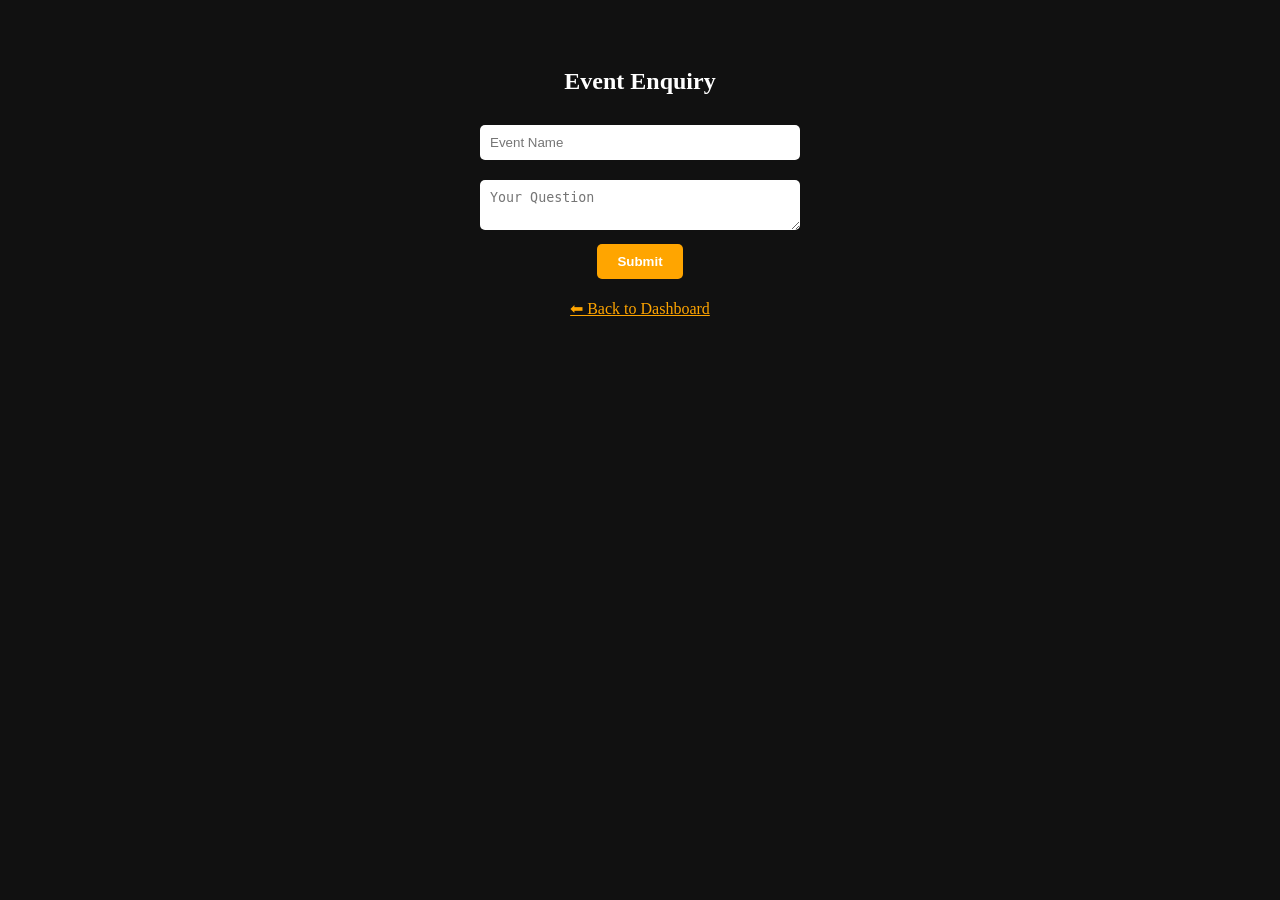
<file: event_enquiry.html>
<!DOCTYPE html>
<html lang="en">
<head><meta charset="utf-8">
<meta name="viewport" content="width=device-width, initial-scale=1.0">

<title>Event Enquiry</title>

<style>

body{
font-family:Poppins;
background:#111;
color:white;
padding:40px;
text-align:center;
}

input,textarea{
width:300px;
padding:10px;
margin:10px;
border:none;
border-radius:5px;
}

button{
padding:10px 20px;
background:orange;
border:none;
border-radius:5px;
color:white;
font-weight:bold;
}

a{
color:orange;
display:block;
margin-top:20px;
}

</style>

</head>

<body>

<h2>Event Enquiry</h2>

<form>

<input type="text" placeholder="Event Name"><br>

<textarea placeholder="Your Question"></textarea><br>

<button type="submit">Submit</button>

</form>

<a href="student_dashboard.php">⬅ Back to Dashboard</a>

</body>
</html>
</file>
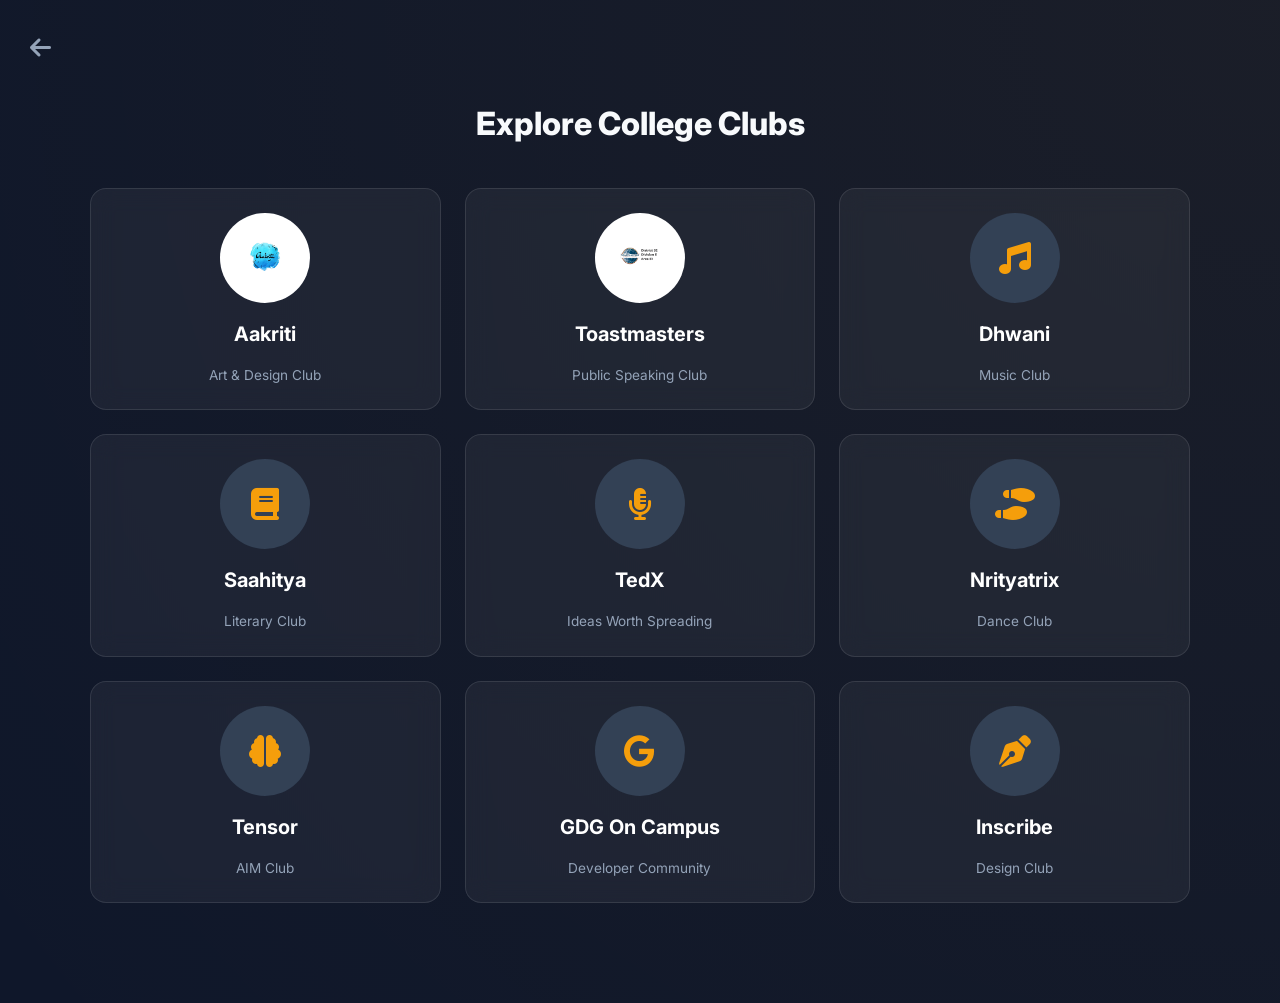
<file: std_dash_club.html>
<!DOCTYPE html>
<html lang="en">
<head>
  <meta charset="UTF-8">
  <meta name="viewport" content="width=device-width, initial-scale=1.0">
  <title>Explore Clubs | CDG</title>

  <link rel="stylesheet" href="https://cdnjs.cloudflare.com/ajax/libs/font-awesome/6.5.0/css/all.min.css">
  <link href="https://fonts.googleapis.com/css2?family=Inter:wght@400;500;600;700;800&display=swap" rel="stylesheet">
  <link rel="stylesheet" href="assets/globals.css">

  <style>
    body {
      padding: 40px;
      background: radial-gradient(circle at top right, rgba(245, 158, 11, 0.05), transparent), var(--bg-dark);
    }

    .container {
      max-width: 1100px;
      margin: 60px auto;
    }

    .back-btn {
      position: fixed;
      top: 30px;
      left: 30px;
      color: var(--text-muted);
      font-size: 1.5rem;
      transition: 0.3s;
      z-index: 100;
    }

    .back-btn:hover {
      color: var(--primary);
      transform: translateX(-5px);
    }

    .club-grid {
      display: grid;
      grid-template-columns: repeat(auto-fit, minmax(280px, 1fr));
      gap: 1.5rem;
    }

    .club-card {
      text-align: center;
      transition: all 0.3s ease;
      display: flex;
      flex-direction: column;
      align-items: center;
      justify-content: center;
      gap: 1rem;
      min-height: 220px;
      text-decoration: none;
    }

    .club-card:hover {
      transform: translateY(-8px);
      border-color: var(--primary);
      background: rgba(255, 255, 255, 0.08);
    }

    .club-logo {
      width: 90px;
      height: 90px;
      border-radius: 50%;
      background: #fff;
      padding: 10px;
      object-fit: contain;
    }

    .club-card h3 {
      font-weight: 700;
      font-size: 1.25rem;
      color: white;
    }

    .club-card p {
      font-size: 0.85rem;
      color: var(--text-muted);
    }
  </style>
</head>

<body>

<a href="student_dashboard.php" class="back-btn">
  <i class="fas fa-arrow-left"></i>
</a>

<div class="container">

  <h1 style="margin-bottom: 2.5rem; font-weight: 800; text-align: center;">
    Explore College Clubs
  </h1>

  <div class="club-grid">

    <!-- AAKRITI -->
    <a href="https://www.instagram.com/_aakriti_official_mvjce/" target="_blank" class="glass-card club-card">
      <img src="assets/aakriti logo sampl1.png" class="club-logo">
      <h3>Aakriti</h3>
      <p>Art & Design Club</p>
    </a>

    <!-- TOASTMASTERS -->
    <a href="https://www.instagram.com/toastmastersmvjce/" target="_blank" class="glass-card club-card">
      <img src="assets/tmc logo sample2.png" class="club-logo">
      <h3>Toastmasters</h3>
      <p>Public Speaking Club</p>
    </a>

    <!-- DHWANI -->
    <a href="https://www.instagram.com/dhwani_mvjce/" target="_blank" class="glass-card club-card">
      <div style="width:90px;height:90px;border-radius:50%;background:var(--surface-light);display:flex;align-items:center;justify-content:center;font-size:2rem;color:var(--primary);">
        <i class="fas fa-music"></i>
      </div>
      <h3>Dhwani</h3>
      <p>Music Club</p>
    </a>

    <!-- SAAHITYA -->
    <a href="https://www.instagram.com/saahitya_/" target="_blank" class="glass-card club-card">
      <div style="width:90px;height:90px;border-radius:50%;background:var(--surface-light);display:flex;align-items:center;justify-content:center;font-size:2rem;color:var(--primary);">
        <i class="fas fa-book"></i>
      </div>
      <h3>Saahitya</h3>
      <p>Literary Club</p>
    </a>

    <!-- TEDX -->
    <a href="https://www.instagram.com/tedxmvjce/" target="_blank" class="glass-card club-card">
      <div style="width:90px;height:90px;border-radius:50%;background:var(--surface-light);display:flex;align-items:center;justify-content:center;font-size:2rem;color:var(--primary);">
        <i class="fas fa-microphone-alt"></i>
      </div>
      <h3>TedX</h3>
      <p>Ideas Worth Spreading</p>
    </a>

    <!-- NRITYATRIX -->
    <a href="https://www.instagram.com/_nrityatrixcrew_/" target="_blank" class="glass-card club-card">
      <div style="width:90px;height:90px;border-radius:50%;background:var(--surface-light);display:flex;align-items:center;justify-content:center;font-size:2rem;color:var(--primary);">
        <i class="fas fa-shoe-prints"></i>
      </div>
      <h3>Nrityatrix</h3>
      <p>Dance Club</p>
    </a>

    <!-- TENSOR AIM CLUB (NEW) -->
    <a href="https://www.instagram.com/tensor.mvjce/" target="_blank" class="glass-card club-card">
      <div style="width:90px;height:90px;border-radius:50%;background:var(--surface-light);display:flex;align-items:center;justify-content:center;font-size:2rem;color:var(--primary);">
        <i class="fas fa-brain"></i>
      </div>
      <h3>Tensor</h3>
      <p>AIM Club</p>
    </a>

    <!-- GDG ON CAMPUS (NEW) -->
    <a href="https://www.instagram.com/gdgoncampusmvjce/" target="_blank" class="glass-card club-card">
      <div style="width:90px;height:90px;border-radius:50%;background:var(--surface-light);display:flex;align-items:center;justify-content:center;font-size:2rem;color:var(--primary);">
        <i class="fab fa-google"></i>
      </div>
      <h3>GDG On Campus</h3>
      <p>Developer Community</p>
    </a>

    <!-- INSCRIBE DESIGN CLUB (NEW) -->
    <a href="https://www.instagram.com/inscribe.mvjce/" target="_blank" class="glass-card club-card">
      <div style="width:90px;height:90px;border-radius:50%;background:var(--surface-light);display:flex;align-items:center;justify-content:center;font-size:2rem;color:var(--primary);">
        <i class="fas fa-pen-nib"></i>
      </div>
      <h3>Inscribe</h3>
      <p>Design Club</p>
    </a>

  </div>
</div>

</body>
</html>
</file>
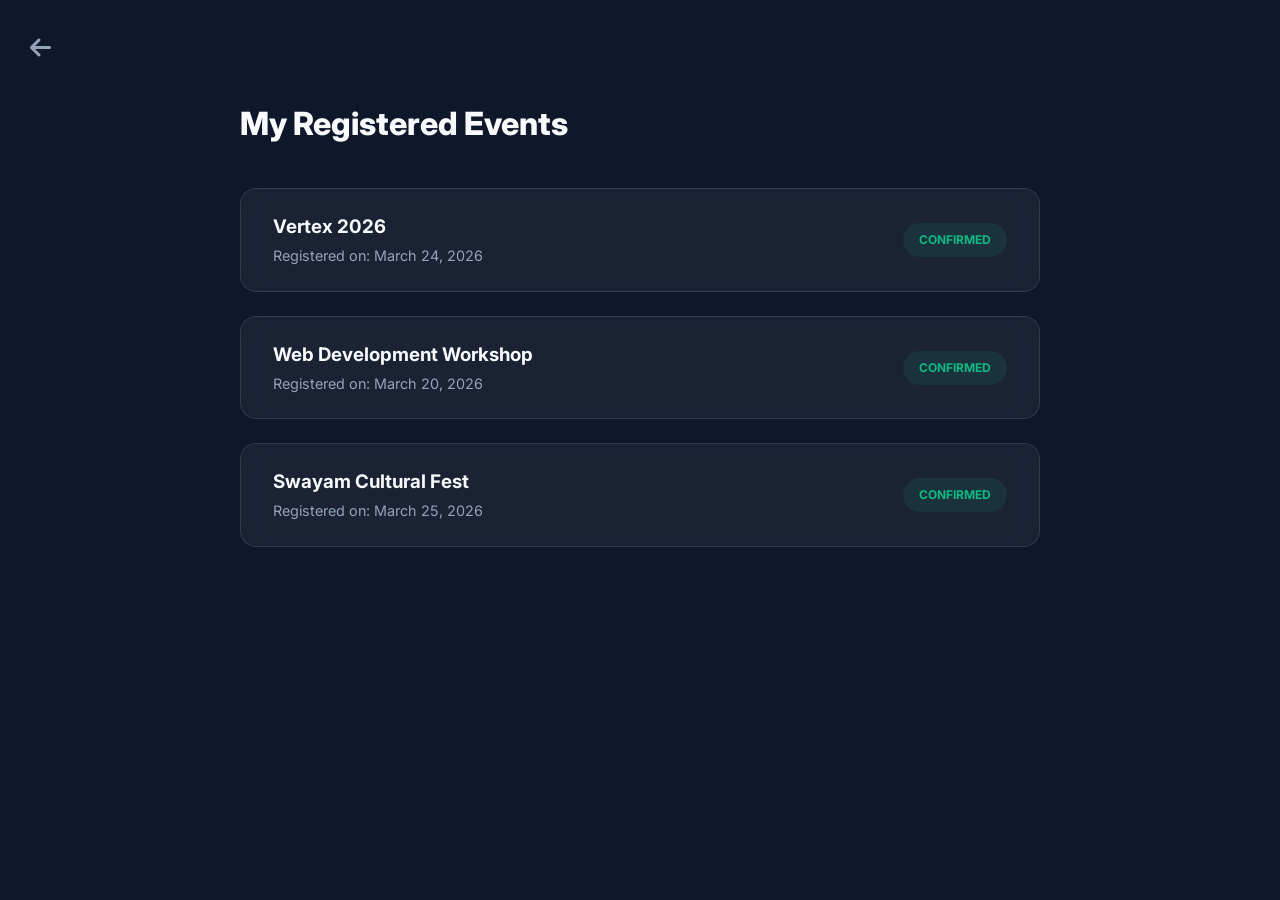
<file: std_dash_my_reg.html>
<!DOCTYPE html>
<html lang="en">
<head>
  <meta charset="UTF-8">
  <meta name="viewport" content="width=device-width, initial-scale=1.0">
  <title>My Registrations | CDG</title>
  <link rel="stylesheet" href="https://cdnjs.cloudflare.com/ajax/libs/font-awesome/6.5.0/css/all.min.css">
  <link href="https://fonts.googleapis.com/css2?family=Inter:wght@400;500;600;700;800&display=swap" rel="stylesheet">
  <link rel="stylesheet" href="assets/globals.css">
  <style>
    body { padding: 40px; background: var(--bg-dark); }
    .container { max-width: 800px; margin: 60px auto; }
    .back-btn { position: fixed; top: 30px; left: 30px; color: var(--text-muted); font-size: 1.5rem; transition: 0.3s; }
    .back-btn:hover { color: var(--primary); transform: translateX(-5px); }
    .reg-card { margin-bottom: 1.5rem; display: flex; justify-content: space-between; align-items: center; padding: 1.5rem 2rem; }
    .reg-info h3 { font-weight: 700; margin-bottom: 0.25rem; }
    .reg-info p { color: var(--text-muted); font-size: 0.9rem; }
    .status-badge { padding: 0.5rem 1rem; border-radius: 50px; font-size: 0.75rem; font-weight: 700; text-transform: uppercase; background: rgba(16, 185, 129, 0.1); color: #10b981; }
  </style>
</head>
<body>
  <a href="student_dashboard.php" class="back-btn"><i class="fas fa-arrow-left"></i></a>
  <div class="container">
    <h1 style="margin-bottom: 2.5rem; font-weight: 800;">My Registered Events</h1>
    
    <div class="glass-card reg-card">
      <div class="reg-info">
        <h3>Vertex 2026</h3>
        <p>Registered on: March 24, 2026</p>
      </div>
      <span class="status-badge">Confirmed</span>
    </div>

    <div class="glass-card reg-card">
      <div class="reg-info">
        <h3>Web Development Workshop</h3>
        <p>Registered on: March 20, 2026</p>
      </div>
      <span class="status-badge">Confirmed</span>
    </div>

    <div class="glass-card reg-card">
      <div class="reg-info">
        <h3>Swayam Cultural Fest</h3>
        <p>Registered on: March 25, 2026</p>
      </div>
      <span class="status-badge">Confirmed</span>
    </div>
  </div>
</body>
</html>
</file>
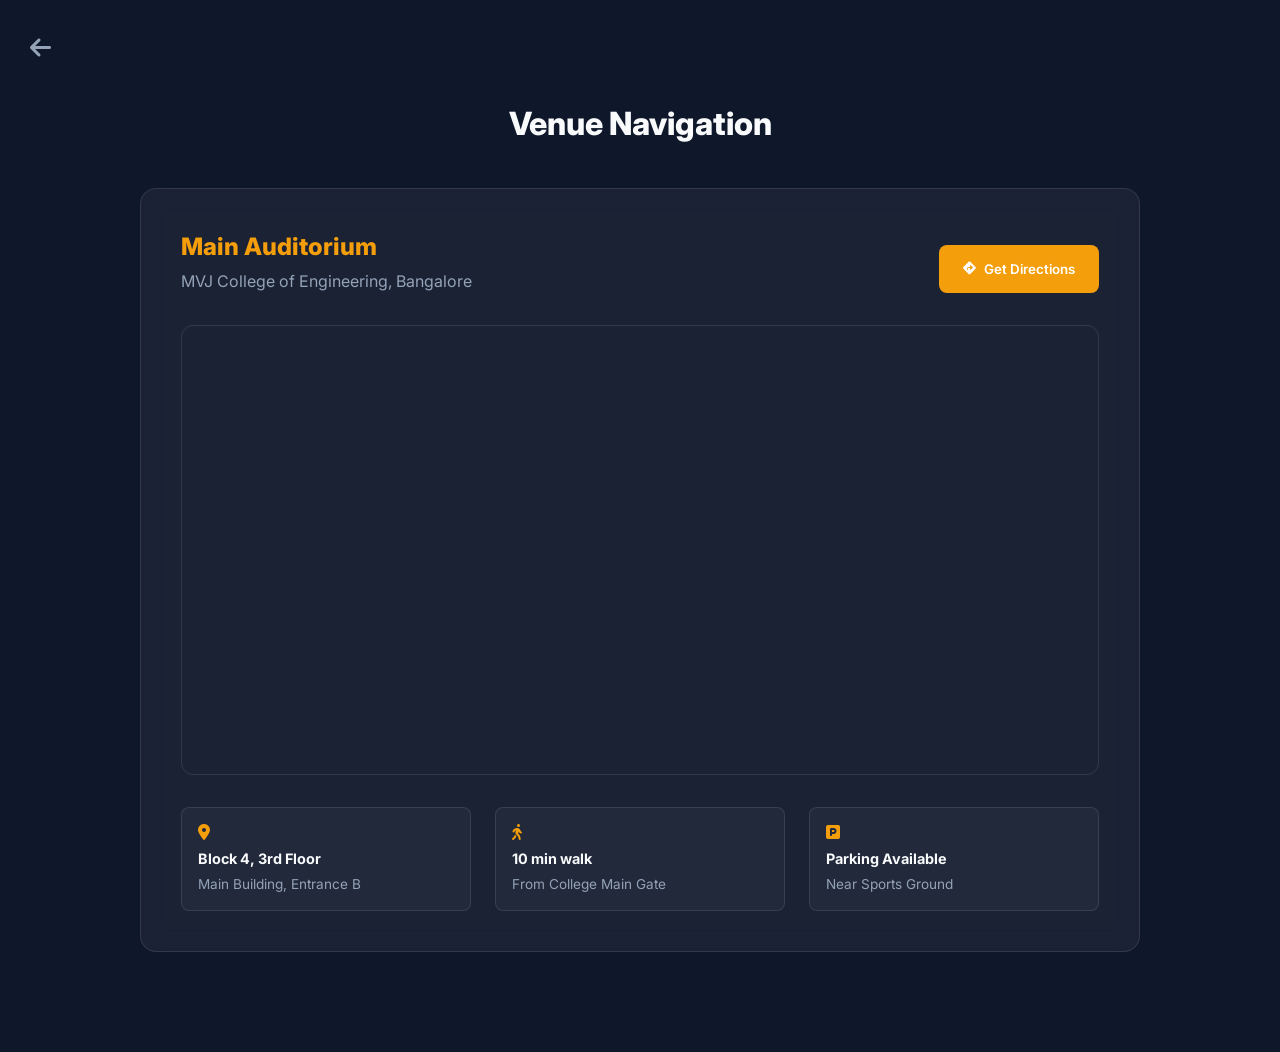
<file: venue_navigation.html>
<!DOCTYPE html>
<html lang="en">
<head>
  <meta charset="UTF-8">
  <meta name="viewport" content="width=device-width, initial-scale=1.0">
  <title>Venue Navigation | CDG</title>
  <link rel="stylesheet" href="https://cdnjs.cloudflare.com/ajax/libs/font-awesome/6.5.0/css/all.min.css">
  <link href="https://fonts.googleapis.com/css2?family=Inter:wght@400;500;600;700;800&display=swap" rel="stylesheet">
  <link rel="stylesheet" href="assets/globals.css">
  <style>
    body { padding: 40px; background: var(--bg-dark); }
    .container { max-width: 1000px; margin: 60px auto; }
    .back-btn { position: fixed; top: 30px; left: 30px; color: var(--text-muted); font-size: 1.5rem; transition: 0.3s; z-index: 100; }
    .back-btn:hover { color: var(--primary); transform: translateX(-5px); }
    
    .navigation-card { padding: 2.5rem; }
    .map-container {
      width: 100%;
      height: 450px;
      border-radius: 12px;
      overflow: hidden;
      border: 1px solid var(--border-color);
      margin: 2rem 0;
    }
    .map-container iframe {
      width: 100%;
      height: 100%;
      border: 0;
    }
    .venue-details {
      display: grid;
      grid-template-columns: repeat(auto-fit, minmax(200px, 1fr));
      gap: 1.5rem;
      margin-top: 1.5rem;
    }
    .venue-item {
      padding: 1rem;
      background: rgba(255, 255, 255, 0.03);
      border-radius: 8px;
      border: 1px solid var(--border-color);
    }
    .venue-item i { color: var(--primary); margin-bottom: 0.5rem; display: block; }
    .venue-item h4 { font-size: 0.9rem; font-weight: 700; margin-bottom: 0.25rem; }
    .venue-item p { font-size: 0.85rem; color: var(--text-muted); }
  </style>
</head>
<body>

<a href="student_dashboard.php" class="back-btn"><i class="fas fa-arrow-left"></i></a>

<div class="container">
  <h1 style="margin-bottom: 2.5rem; font-weight: 800; text-align: center;">Venue Navigation</h1>
  
  <div class="glass-card navigation-card">
    <div style="display: flex; justify-content: space-between; align-items: flex-end;">
      <div>
        <h2 style="font-weight: 800; color: var(--primary);">Main Auditorium</h2>
        <p style="color: var(--text-muted); margin-top: 0.25rem;">MVJ College of Engineering, Bangalore</p>
      </div>
      <button class="btn btn-primary" onclick="window.open('https://maps.app.goo.gl/35535535535535535', '_blank')">
        <i class="fas fa-directions"></i> Get Directions
      </button>
    </div>

    <div class="map-container">
      <iframe src="https://www.google.com/maps/embed?pb=!1m18!1m12!1m3!1d3887.8286915174415!2d77.7479707!3d12.982181!2m3!1f0!2f0!3f0!3m2!1i1024!2i768!4f13.1!3m3!1m2!1s0x3bae11e2f3a677ef%3A0x6b777a873117565d!2sMVJ%20College%20of%20Engineering!5e0!3m2!1sen!2sin!4v1711468800000!5m2!1sen!2sin" allowfullscreen="" loading="lazy" referrerpolicy="no-referrer-when-downgrade"></iframe>
    </div>

    <div class="venue-details">
      <div class="venue-item">
        <i class="fas fa-map-marker-alt"></i>
        <h4>Block 4, 3rd Floor</h4>
        <p>Main Building, Entrance B</p>
      </div>
      <div class="venue-item">
        <i class="fas fa-walking"></i>
        <h4>10 min walk</h4>
        <p>From College Main Gate</p>
      </div>
      <div class="venue-item">
        <i class="fas fa-parking"></i>
        <h4>Parking Available</h4>
        <p>Near Sports Ground</p>
      </div>
    </div>
  </div>
</div>

</body>
</html>
</file>
<file: assets/globals.css>
:root {
  /* Color Palette */
  --primary: #f59e0b;
  --primary-hover: #d97706;
  --secondary: #6366f1;
  --bg-dark: #0f172a;
  --surface-dark: #1e293b;
  --surface-light: #334155;
  --text-main: #f8fafc;
  --text-muted: #94a3b8;
  --border-color: rgba(255, 255, 255, 0.1);
  --glass: rgba(255, 255, 255, 0.05);
  --glass-border: rgba(255, 255, 255, 0.1);
  --shadow-sm: 0 1px 2px 0 rgb(0 0 0 / 0.05);
  --shadow: 0 4px 6px -1px rgb(0 0 0 / 0.1), 0 2px 4px -2px rgb(0 0 0 / 0.1);
  --shadow-lg: 0 10px 15px -3px rgb(0 0 0 / 0.1), 0 4px 6px -4px rgb(0 0 0 / 0.1);
  
  /* Typography */
  --font-main: 'Inter', system-ui, -apple-system, sans-serif;
}

* {
  margin: 0;
  padding: 0;
  box-sizing: border-box;
}

body {
  font-family: var(--font-main);
  background-color: var(--bg-dark);
  color: var(--text-main);
  line-height: 1.5;
  overflow-x: hidden;
}

a {
  text-decoration: none;
  color: inherit;
  transition: all 0.3s ease;
}

button, .btn {
  font-family: var(--font-main);
  cursor: pointer;
  border: none;
  border-radius: 8px;
  font-weight: 600;
  padding: 0.75rem 1.5rem;
  min-height: 48px;
  transition: all 0.3s ease;
  display: inline-flex;
  align-items: center;
  justify-content: center;
  gap: 0.5rem;
}

.btn-primary {
  background-color: var(--primary);
  color: #fff;
}

.btn-primary:hover {
  background-color: var(--primary-hover);
  transform: translateY(-2px);
  box-shadow: 0 10px 15px -3px rgba(245, 158, 11, 0.3);
}

.btn-outline {
  background: transparent;
  border: 1px solid var(--border-color);
  color: var(--text-main);
}

.btn-outline:hover {
  background: var(--glass);
  border-color: var(--primary);
}

.glass-card {
  background: var(--glass);
  backdrop-filter: blur(12px);
  -webkit-backdrop-filter: blur(12px);
  border: 1px solid var(--glass-border);
  border-radius: 16px;
  padding: 1.5rem;
}

/* Inputs */
input, select, textarea {
  width: 100%;
  padding: 0.75rem 1rem;
  background: var(--surface-dark);
  border: 1px solid var(--border-color);
  border-radius: 8px;
  color: var(--text-main);
  font-family: var(--font-main);
  transition: all 0.3s ease;
}

input:focus, select:focus, textarea:focus {
  outline: none;
  border-color: var(--primary);
  box-shadow: 0 0 0 2px rgba(245, 158, 11, 0.2);
}

/* Scrollbar */
::-webkit-scrollbar {
  width: 8px;
}
::-webkit-scrollbar-track {
  background: var(--bg-dark);
}
::-webkit-scrollbar-thumb {
  background: var(--surface-light);
  border-radius: 4px;
}
::-webkit-scrollbar-thumb:hover {
  background: var(--text-muted);
}
</file>
